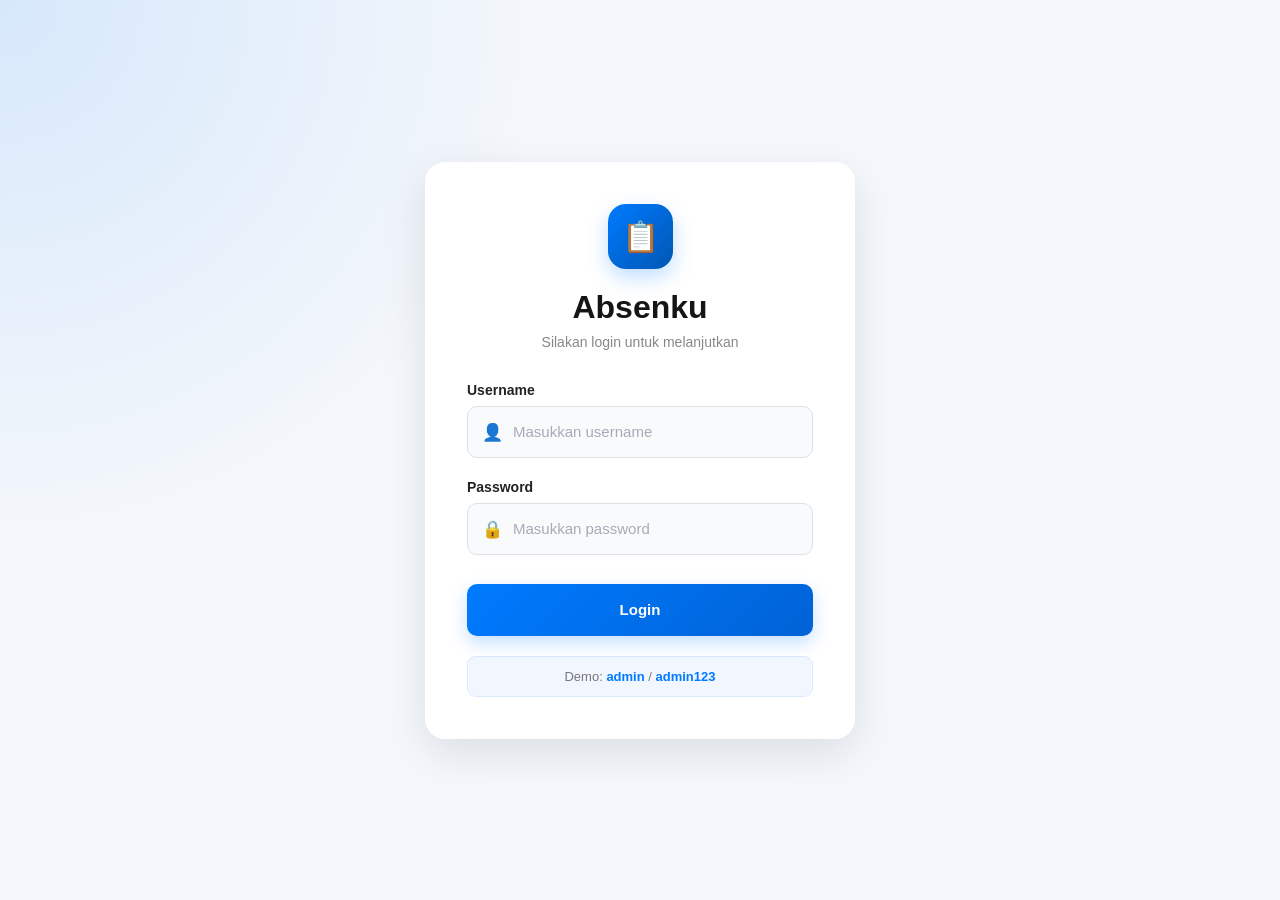
<file: index.html>
<!DOCTYPE html>
<html lang="id">
<head>
<meta charset="UTF-8">
<meta name="viewport" content="width=device-width, initial-scale=1.0">
<title>Dashboard - Absenku</title>
<link rel="stylesheet" href="style.css">
</head>
<body>

<script src="script.js"></script>
<script>
requireLogin();
</script>

<nav class="navbar"></nav>

<main class="container">

    <section class="header">
        <h1>Dashboard</h1>
        <p>Selamat datang di Absenku.</p>
    </section>

    <section class="cards">

        <div class="card">
            <h3>Total Siswa</h3>
            <div class="card-number" id="totalSiswa">0</div>
        </div>

        <div class="card">
            <h3>Hadir Bulan Ini</h3>
            <div class="card-number" id="hadirBulanIni">0</div>
        </div>

        <div class="card">
            <h3>Tidak Hadir Bulan Ini</h3>
            <div class="card-number" id="tidakHadirBulanIni">0</div>
        </div>

    </section>

</main>

<script>
renderNavbar();
updateDashboard();
</script>

</body>
</html>
</file>
<file: style.css>
* {
    box-sizing: border-box;
}

body {
    margin: 0;
    font-family: Arial, sans-serif;
    background: #f4f7fb;
    color: #111;
}

.navbar {
    background: #007bff;
    display: flex;
    align-items: center;
    padding: 0 30px;
    box-shadow: 0 2px 8px rgba(0,0,0,0.15);
}

.navbar-brand {
    color: white;
    text-decoration: none;
    font-size: 20px;
    font-weight: bold;
    padding: 17px 0;
    margin-right: 30px;
}

.navbar-menu {
    display: flex;
    list-style: none;
    margin: 0;
    padding: 0;
    flex: 1;
}

.navbar-menu li a {
    display: block;
    color: rgba(255,255,255,0.9);
    text-decoration: none;
    padding: 20px 18px;
    font-size: 14px;
    font-weight: bold;
}

.navbar-menu li a:hover,
.navbar-menu li a.active {
    background: rgba(255,255,255,0.2);
    color: white;
}

.navbar-user {
    display: flex;
    align-items: center;
    gap: 15px;
    color: white;
    font-size: 14px;
}

.btn-logout {
    background: #dc3545;
    color: white !important;
    text-decoration: none;
    padding: 8px 14px;
    border-radius: 5px;
    font-size: 13px;
    font-weight: bold;
}

.container {
    width: 90%;
    max-width: 1200px;
    margin: 35px auto;
}

.header {
    margin-bottom: 30px;
}

.header h1 {
    margin-bottom: 8px;
    font-size: 38px;
}

.header p {
    color: #777;
    font-size: 18px;
}

.cards {
    display: grid;
    grid-template-columns: repeat(3, 1fr);
    gap: 25px;
}

.card {
    background: white;
    padding: 25px;
    border-radius: 10px;
    box-shadow: 0 3px 15px rgba(0,0,0,0.08);
}

.card h3 {
    margin-top: 0;
    margin-bottom: 15px;
    font-size: 20px;
}

.card-number {
    font-size: 36px;
    font-weight: bold;
    color: #007bff;
}

.form-row {
    display: grid;
    grid-template-columns: repeat(3, 1fr);
    gap: 25px;
}

.form-group {
    margin-bottom: 20px;
}

label {
    display: block;
    margin-bottom: 9px;
    font-weight: bold;
    font-size: 16px;
}

select,
input[type="date"],
input[type="file"],
textarea {
    width: 100%;
    padding: 13px;
    border: 1px solid #d8d8d8;
    border-radius: 8px;
    font-size: 16px;
    background: white;
}

select:focus,
input:focus,
textarea:focus {
    outline: none;
    border-color: #007bff;
}

textarea {
    min-height: 110px;
    resize: vertical;
    font-family: Arial, sans-serif;
}

.optional-section {
    display: none;
    margin-top: 10px;
}

.optional-section.show {
    display: block !important;
}

.file-info {
    display: block;
    margin-top: 7px;
    color: #777;
    font-size: 13px;
}

.preview {
    display: none;
    margin-top: 15px;
}

.preview.show {
    display: block;
}

.preview img {
    max-width: 300px;
    max-height: 250px;
    border-radius: 8px;
    border: 1px solid #ddd;
    object-fit: contain;
}

.btn,
.btn-submit {
    display: inline-block;
    background: #007bff;
    color: white;
    border: none;
    padding: 10px 18px;
    border-radius: 6px;
    text-decoration: none;
    font-size: 14px;
    font-weight: bold;
    cursor: pointer;
}

.btn:hover,
.btn-submit:hover {
    background: #0056b3;
}

.danger {
    background: #dc3545;
    color: white;
    border: none;
    padding: 10px 18px;
    border-radius: 6px;
    cursor: pointer;
    font-weight: bold;
}

.danger:hover {
    background: #b02a37;
}

.table-wrapper {
    overflow-x: auto;
}

table {
    width: 100%;
    border-collapse: collapse;
    background: white;
}

th,
td {
    padding: 15px;
    text-align: left;
    border-bottom: 1px solid #eee;
}

th {
    background: #f5f6f8;
}

tr[data-link] {
    cursor: pointer;
}

tr[data-link]:hover {
    background: #f7f9fc;
}

.empty {
    color: #777;
    text-align: center;
}

@media (max-width: 800px) {
    .navbar {
        flex-direction: column;
        padding: 10px;
    }

    .navbar-brand {
        margin-right: 0;
    }

    .navbar-menu {
        width: 100%;
        justify-content: center;
        flex-wrap: wrap;
    }

    .navbar-menu li a {
        padding: 12px;
    }

    .navbar-user {
        margin: 10px 0;
    }

    .cards {
        grid-template-columns: 1fr;
    }

    .form-row {
        grid-template-columns: 1fr;
    }

    .container {
        width: 94%;
    }

    .card {
        padding: 22px;
    }
}
</file>
